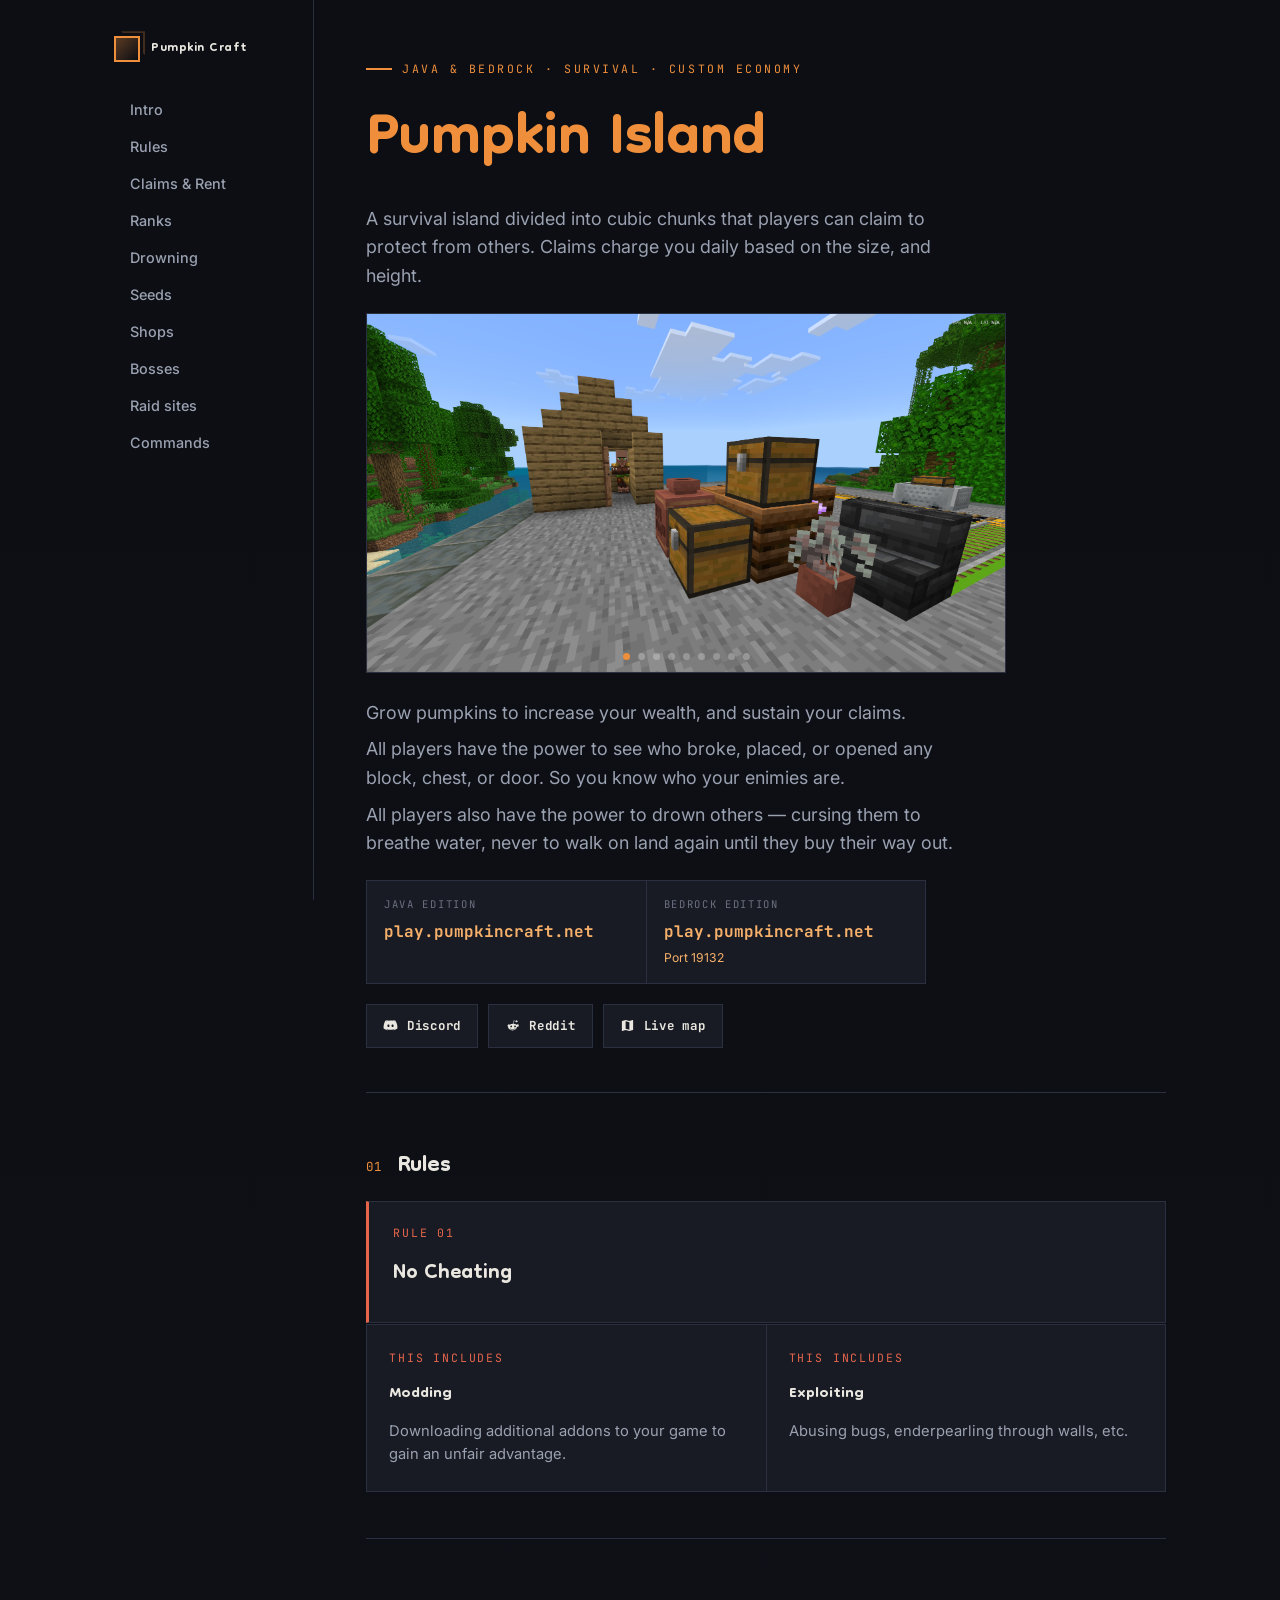
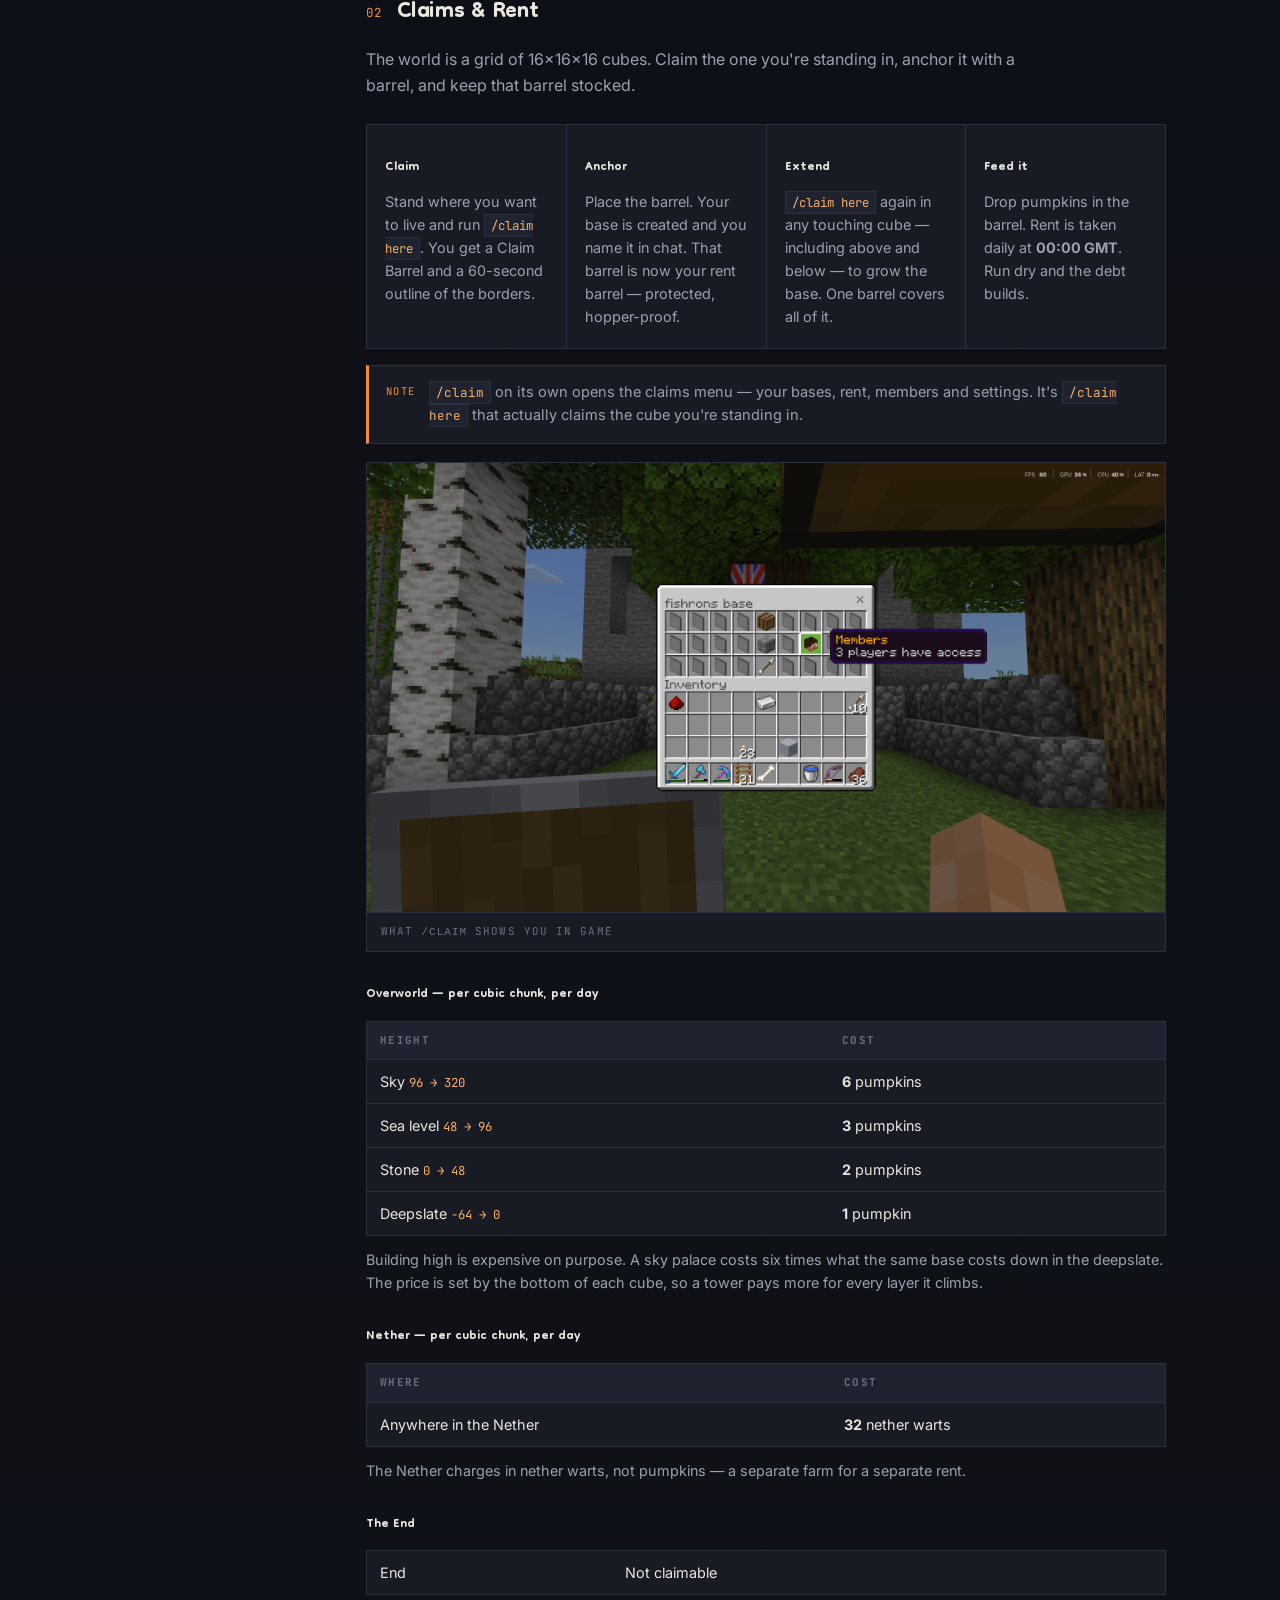
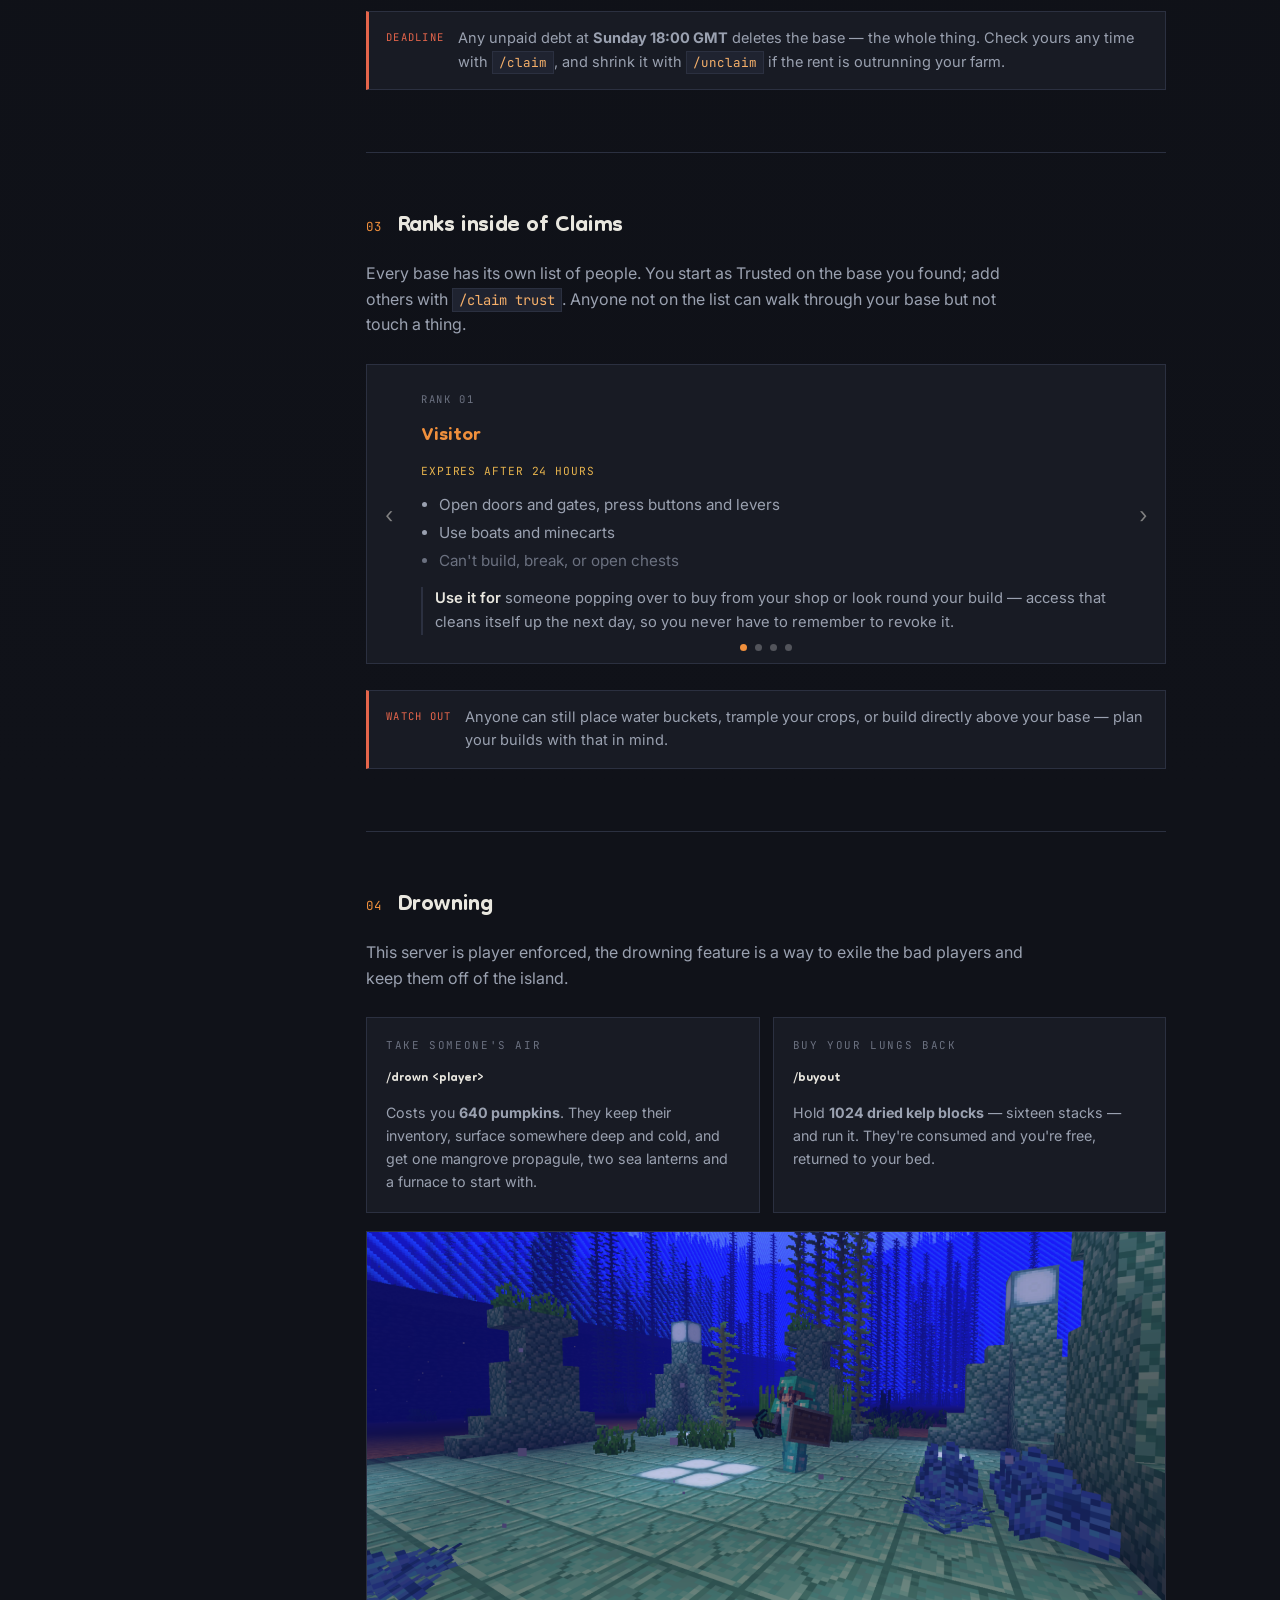
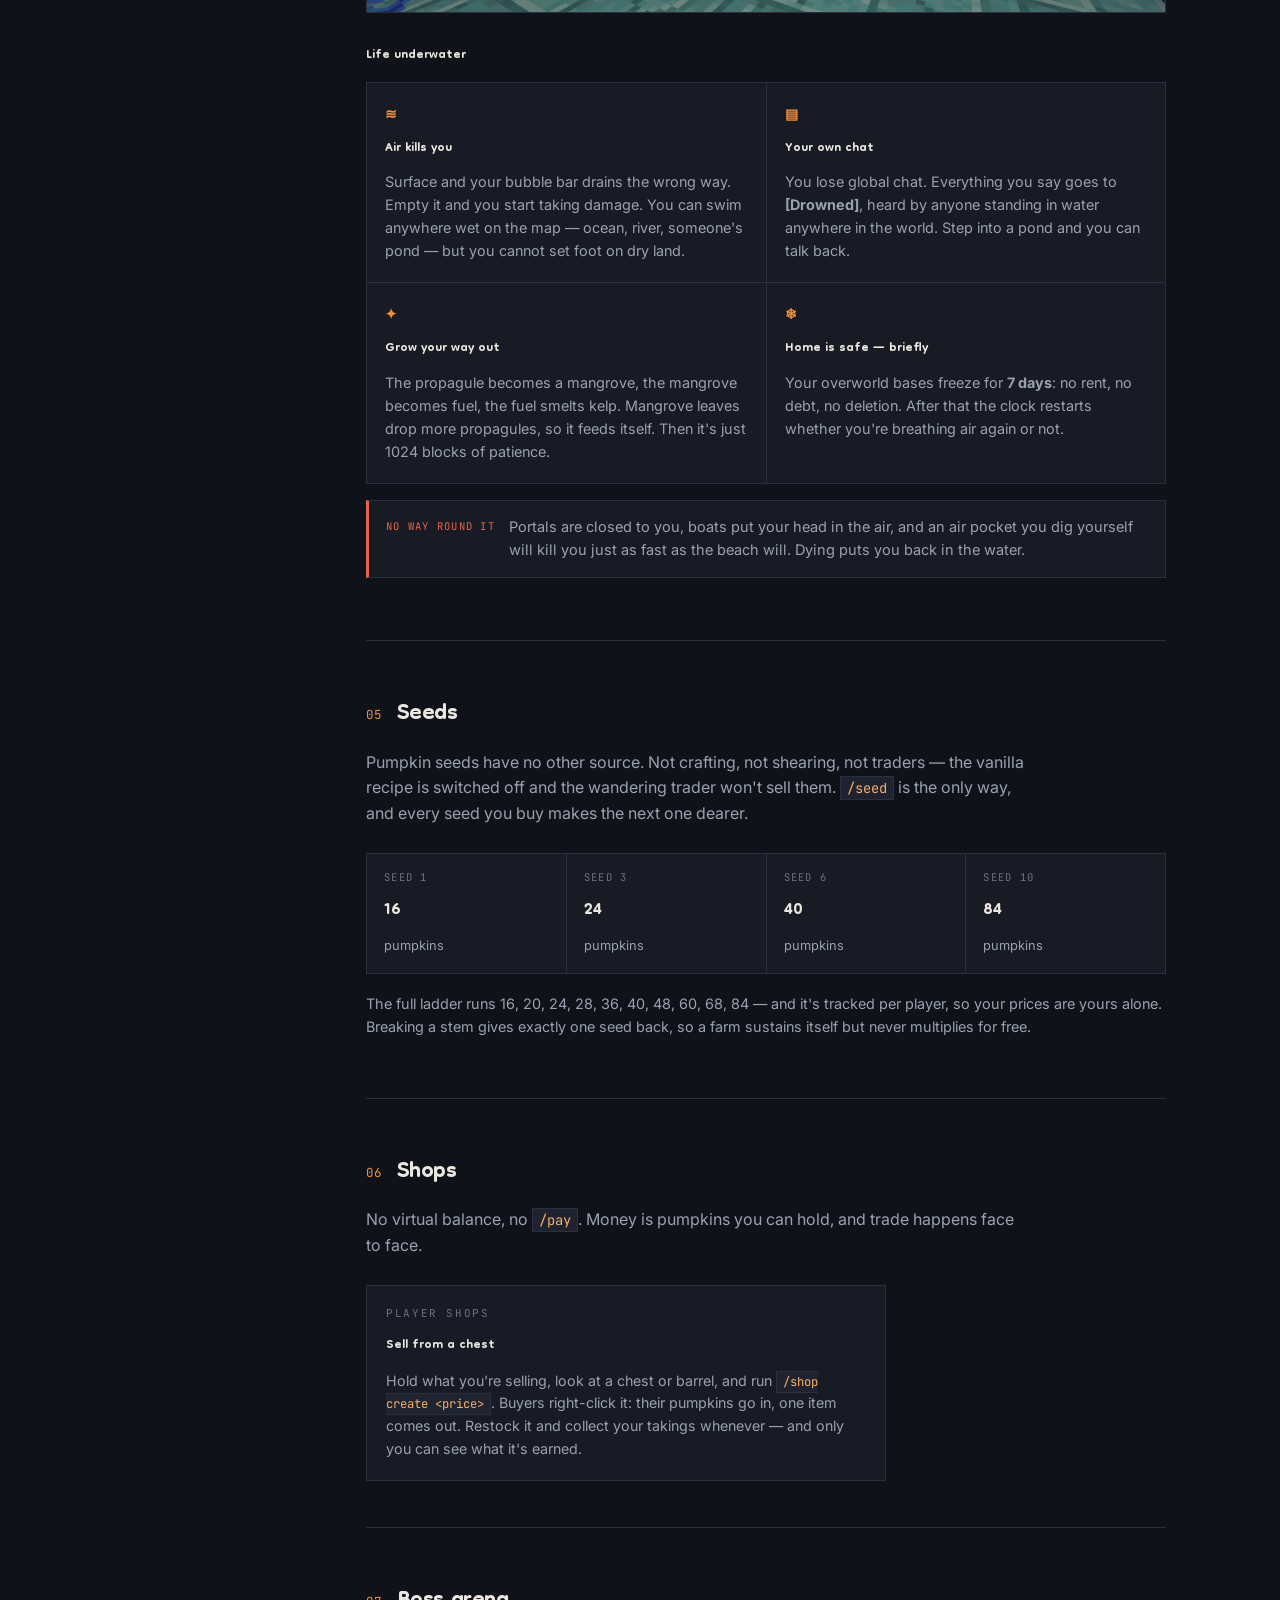
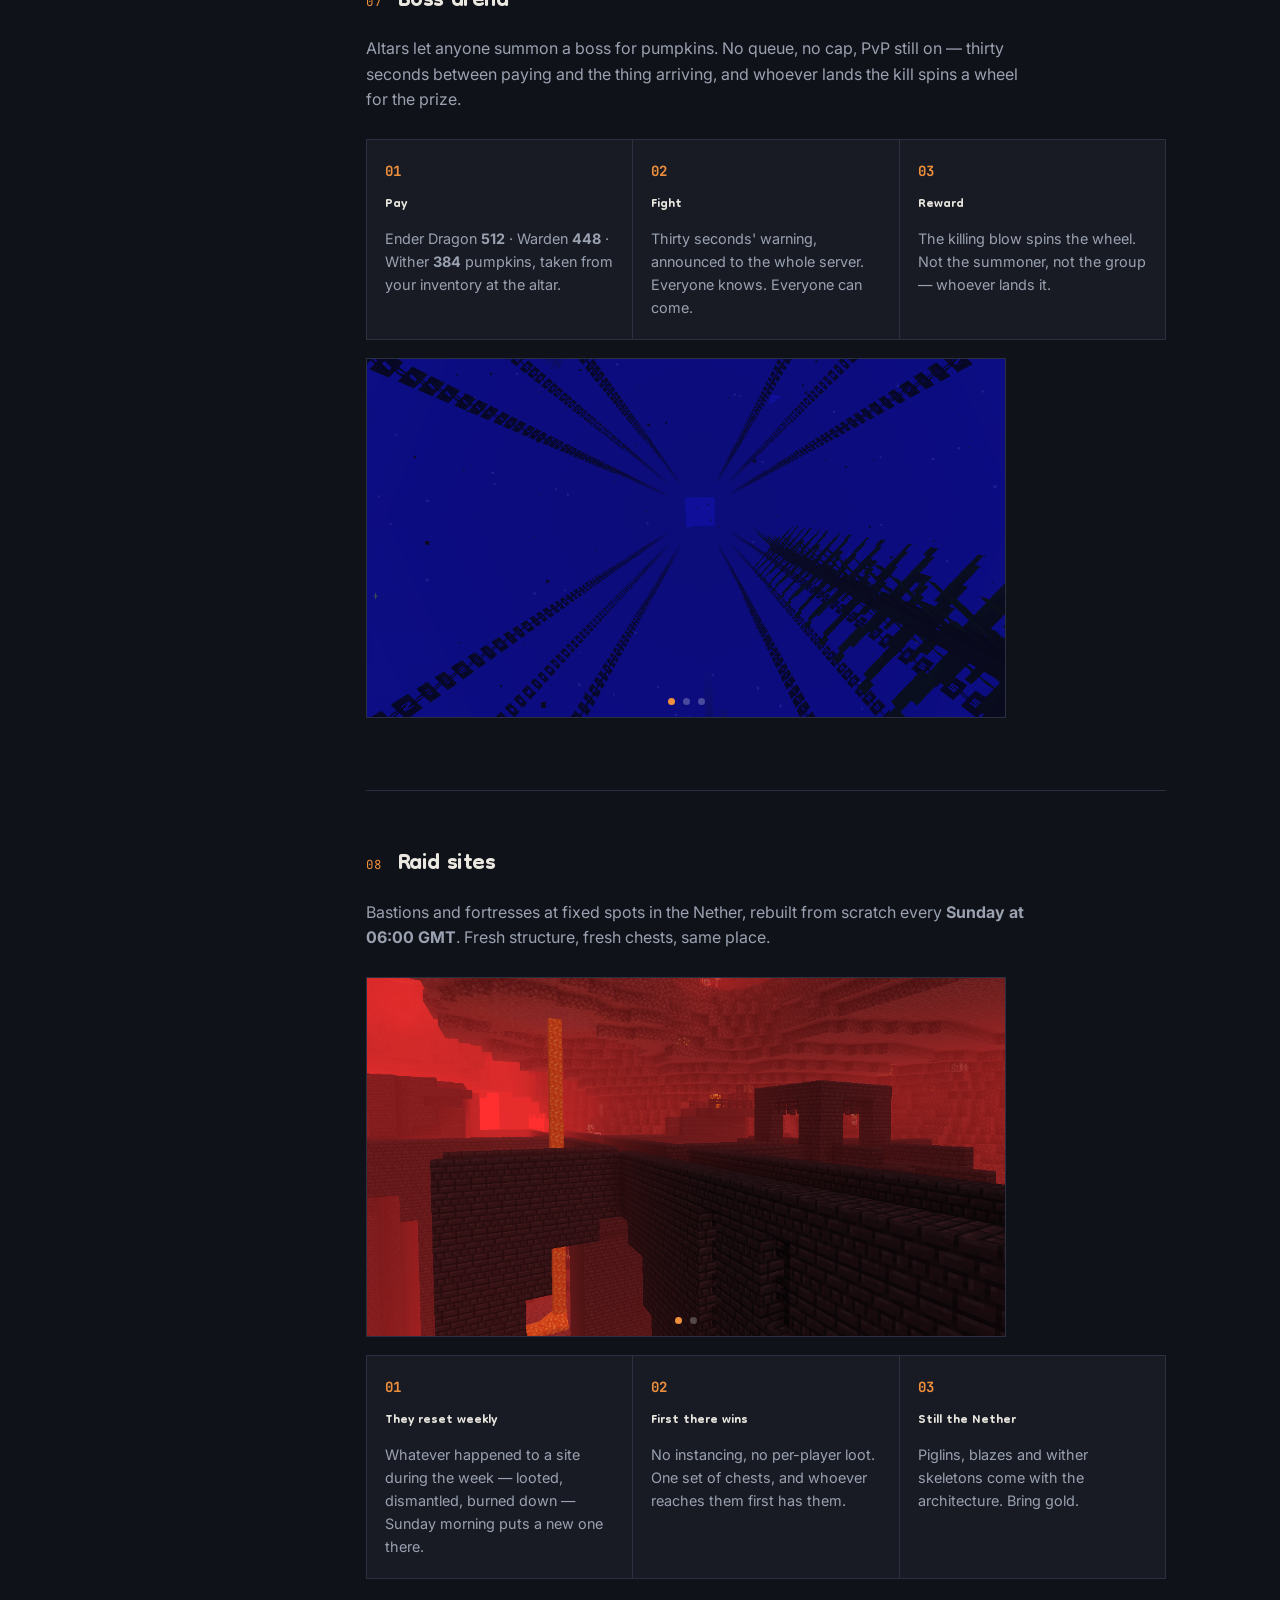
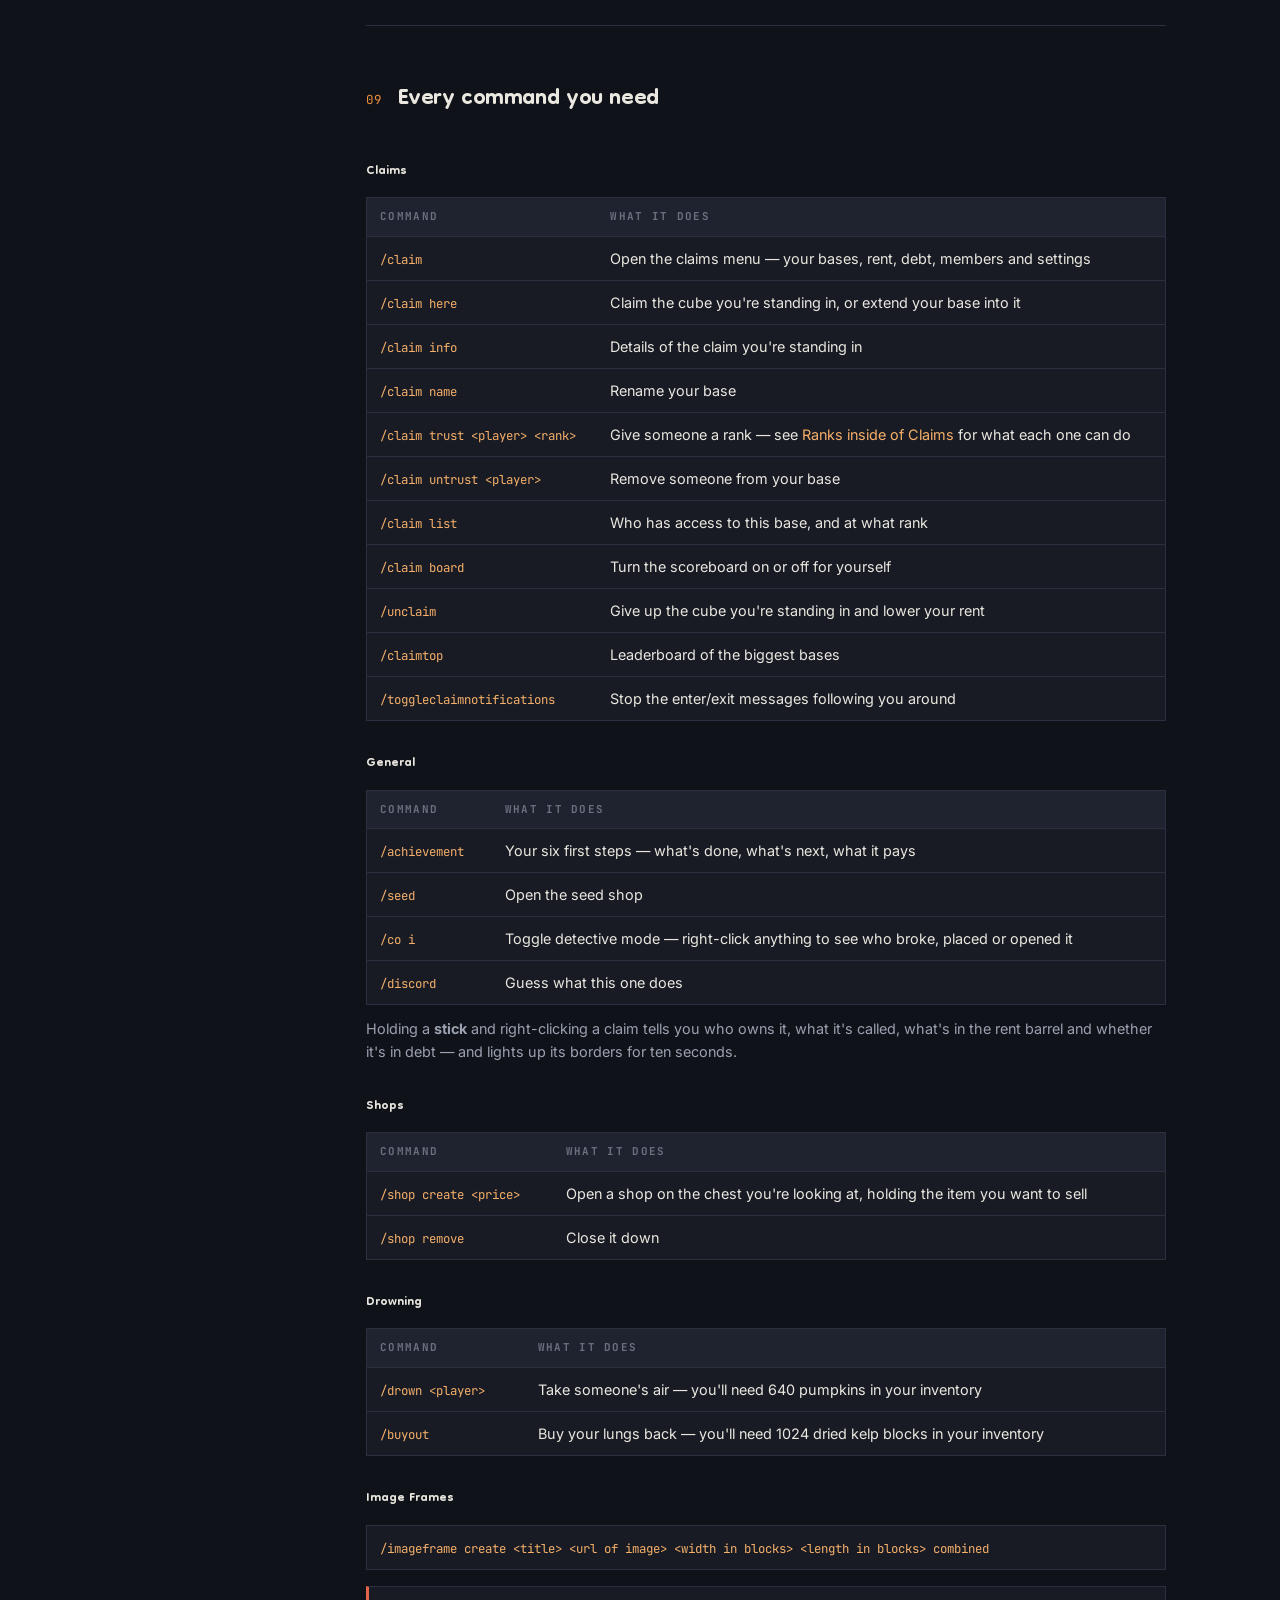
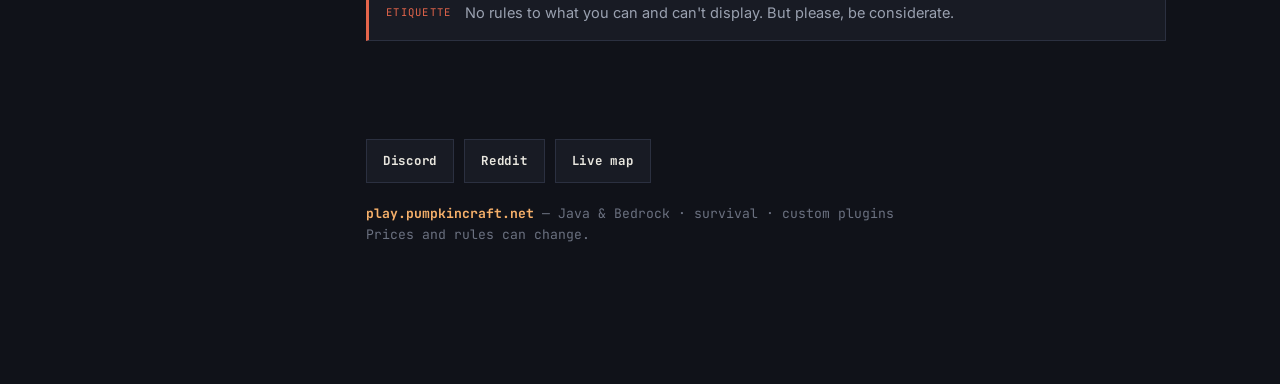
<file: index.html>
<!DOCTYPE html>
<html lang="en">
<head>
<meta charset="UTF-8">
<meta name="viewport" content="width=device-width, initial-scale=1.0">
<title>Pumpkin Craft — the server</title>
<link rel="preconnect" href="https://fonts.googleapis.com">
<link rel="preconnect" href="https://fonts.gstatic.com" crossorigin>
<link href="https://fonts.googleapis.com/css2?family=Dongle:wght@400;700&family=Space+Grotesk:wght@500;600;700&family=Inter:wght@400;500;600&family=JetBrains+Mono:wght@400;500;700&display=swap" rel="stylesheet">
<style>
  :root{
    --void:#101219; --panel:#181b24; --panel-2:#1f2330; --line:#2b3040;
    --ink:#e9e7df; --muted:#9aa1b0; --faint:#6b7180;
    --pumpkin:#ef8f3c; --pumpkin-soft:#f6b06a;
    --wart:#c0392b; --jail:#8e44ad; --boss:#b06be0;
    --danger:#e5654b; --ok:#4fb477; --gold:#e6b34d;
    --shadow:0 18px 50px -20px rgba(0,0,0,.7);
    --disp:'Dongle',system-ui,sans-serif;
    --body:'Inter',system-ui,sans-serif;
    --mono:'JetBrains Mono',ui-monospace,monospace;
  }
  *{box-sizing:border-box}
  html{scroll-behavior:smooth}
  body{
    margin:0;background:var(--void);color:var(--ink);font-family:var(--body);
    line-height:1.6;-webkit-font-smoothing:antialiased;
    background-image:
      linear-gradient(180deg,#0c0e14 0%, #101219 40%),
      repeating-linear-gradient(0deg,transparent 0 63px,rgba(255,255,255,.015) 63px 64px),
      repeating-linear-gradient(90deg,transparent 0 63px,rgba(255,255,255,.015) 63px 64px);
  }
  a{color:var(--pumpkin-soft);text-decoration:none}
  a:hover{text-decoration:underline}
  ::selection{background:var(--pumpkin);color:#151109}

  .wrap{max-width:1100px;margin:0 auto;padding:0 24px}
  .layout{display:grid;grid-template-columns:200px 1fr;gap:52px;align-items:start}

  nav.toc{position:sticky;top:0;height:100vh;padding:34px 0;overflow:auto;border-right:1px solid var(--line)}
  .brandmark{display:flex;align-items:center;gap:11px;margin-bottom:26px}
  .cube{width:26px;height:26px;position:relative;flex:none}
  .cube i{position:absolute;inset:0;border:2px solid var(--pumpkin);background:
     linear-gradient(135deg,rgba(239,143,60,.35),rgba(239,143,60,0))}
  .cube i::after{content:"";position:absolute;top:-7px;left:5px;width:100%;height:100%;
     border:2px solid rgba(239,143,60,.4);border-bottom:none;border-left:none;
     clip-path:polygon(0 0,100% 0,100% 100%);opacity:.6}
  .brandmark b{font-family:var(--disp);font-weight:700;letter-spacing:.5px;font-size:1.2rem}
  .toc a{display:block;color:var(--muted);font-size:.9rem;padding:7px 0 7px 14px;
     border-left:2px solid transparent;font-weight:500}
  .toc a:hover{color:var(--ink);text-decoration:none;border-left-color:var(--line)}

  main{padding:34px 0 80px;min-width:0}

  .hero{padding:26px 0 44px;border-bottom:1px solid var(--line)}
  .eyebrow{font-family:var(--mono);font-size:.72rem;letter-spacing:.22em;text-transform:uppercase;
     color:var(--pumpkin);display:flex;gap:10px;align-items:center;margin-bottom:18px}
  .eyebrow::before{content:"";width:26px;height:2px;background:var(--pumpkin)}
  h1{font-family:var(--disp);font-weight:700;font-size:clamp(3.4rem,8vw,5.8rem);line-height:.95;
     margin:0 0 20px;letter-spacing:-1px;color:var(--pumpkin)}
  .lead{font-size:1.12rem;color:var(--muted);max-width:56ch;margin:0 0 10px}
  .lead-block{margin:0 0 22px}
  .lead-block .lead{margin:0 0 8px}

  .slideshow{position:relative;width:100%;max-width:640px;aspect-ratio:16/9;
     background:var(--panel);border:1px solid var(--line);overflow:hidden;margin:6px 0 26px}
  .slideshow .slide{position:absolute;inset:0;opacity:0;transition:opacity .6s ease;
     display:flex;align-items:center;justify-content:center}
  .slideshow .slide.active{opacity:1}
  .slideshow .slide img{width:100%;height:100%;object-fit:cover;display:block}
  .slideshow .slide.placeholder{color:var(--faint);font-family:var(--mono);font-size:.78rem;
     letter-spacing:.1em;text-transform:uppercase;text-align:center;padding:20px}
  .slideshow .dots{position:absolute;left:0;right:0;bottom:12px;display:flex;justify-content:center;gap:8px}
  .slideshow .dot{width:7px;height:7px;border-radius:50%;background:rgba(255,255,255,.25);
     border:none;padding:0;cursor:pointer}
  .slideshow .dot.active{background:var(--pumpkin)}
  .slideshow .arrow{position:absolute;top:0;bottom:0;width:44px;display:flex;align-items:center;
     justify-content:center;background:transparent;border:none;color:var(--ink);cursor:pointer;
     font-family:var(--mono);font-size:1.3rem;opacity:0;transition:opacity .15s}
  .slideshow:hover .arrow{opacity:.7}
  .slideshow .arrow:hover{opacity:1}
  .slideshow .arrow.prev{left:0}
  .slideshow .arrow.next{right:0}

  /* text-card slideshow variant (ranks) */
  .slideshow.text{aspect-ratio:auto;min-height:300px;max-width:100%}
  .slideshow.text .slide{align-items:stretch;justify-content:flex-start;padding:26px 54px 46px}
  .slideshow.text .slide:not(.active){pointer-events:none}
  .slideshow.text .arrow{opacity:.5}
  .slideshow.text:hover .arrow{opacity:.75}
  .slideshow.text .arrow:hover{opacity:1}
  .slide-card{width:100%}
  .slide-card .rank-n{font-family:var(--mono);font-size:.66rem;letter-spacing:.16em;
     text-transform:uppercase;color:var(--faint)}
  .slide-card h4{font-family:var(--disp);font-size:1.9rem;margin:4px 0 2px;color:var(--pumpkin)}
  .slide-card .expiry{font-family:var(--mono);font-size:.7rem;letter-spacing:.08em;
     text-transform:uppercase;color:var(--gold);margin-bottom:12px}
  .slide-card ul{margin:0 0 14px;padding-left:18px;color:var(--muted);font-size:.95rem}
  .slide-card ul li{margin-bottom:4px}
  .slide-card ul li.cant{color:var(--faint)}
  .slide-card .eg{border-left:2px solid var(--line);padding-left:12px;color:var(--muted);
     font-size:.92rem;margin:0}
  .slide-card .eg b{color:var(--ink);font-weight:600}

  /* single-rule headline */
  .rule-headline{background:var(--panel);border:1px solid var(--line);
     border-left:3px solid var(--danger);padding:22px 24px;margin:0 0 1px}
  .rule-headline .n{font-family:var(--mono);color:var(--danger);font-size:.72rem;
     letter-spacing:.16em;text-transform:uppercase}
  .rule-headline h4{font-family:var(--disp);margin:6px 0 0;font-size:2rem}

  /* inline screenshot */
  .shot{margin:18px 0 0;border:1px solid var(--line);background:var(--panel);overflow:hidden}
  .shot img{display:block;width:100%;height:auto}
  .shot figcaption{font-family:var(--mono);font-size:.68rem;letter-spacing:.1em;
     text-transform:uppercase;color:var(--faint);padding:10px 14px;border-top:1px solid var(--line)}

  .join{display:grid;grid-template-columns:repeat(2,1fr);gap:1px;background:var(--line);
     border:1px solid var(--line);margin:0 0 20px;max-width:560px}
  .join .cell{background:var(--panel);padding:15px 17px}
  .join .lbl{font-family:var(--mono);font-size:.66rem;letter-spacing:.16em;text-transform:uppercase;color:var(--faint)}
  .join .addr{font-family:var(--mono);font-weight:700;font-size:1rem;color:var(--pumpkin-soft);margin-top:6px;word-break:break-all}
  .join small{display:block;color:var(--faint);font-size:.76rem;margin-top:4px}

  .socials{display:flex;flex-wrap:wrap;gap:10px}
  .btn{display:inline-flex;align-items:center;gap:9px;font-family:var(--mono);font-size:.78rem;
     font-weight:700;letter-spacing:.06em;color:var(--ink);background:var(--panel);
     border:1px solid var(--line);padding:11px 16px;transition:border-color .15s,color .15s}
  .btn:hover{text-decoration:none;border-color:var(--pumpkin);color:var(--pumpkin-soft)}
  .btn svg{width:15px;height:15px;fill:currentColor;flex:none}

  section{padding:46px 0;border-bottom:1px solid var(--line)}
  .sec-h{display:flex;align-items:baseline;gap:14px;margin-bottom:6px;flex-wrap:wrap}
  .sec-n{font-family:var(--mono);font-size:.78rem;color:var(--pumpkin);letter-spacing:.1em}
  h2{font-family:var(--disp);font-weight:700;font-size:clamp(1.7rem,3.4vw,2.2rem);margin:0;letter-spacing:-.4px}
  .sec-sub{color:var(--muted);max-width:66ch;margin:6px 0 26px}
  h3{font-family:var(--disp);font-weight:600;font-size:1.2rem;margin:28px 0 10px}
  p{margin:0 0 14px}
  .muted{color:var(--muted)}
  .soon{font-family:var(--mono);font-size:.64rem;letter-spacing:.16em;text-transform:uppercase;
     color:var(--gold);border:1px solid var(--gold);padding:4px 9px;white-space:nowrap}

  .rules{display:grid;grid-template-columns:repeat(2,1fr);gap:1px;background:var(--line);border:1px solid var(--line)}
  .rule{background:var(--panel);padding:24px 22px}
  .rule .n{font-family:var(--mono);color:var(--danger);font-size:.72rem;letter-spacing:.16em;text-transform:uppercase}
  .rule h4{font-family:var(--disp);margin:8px 0 6px;font-size:1.5rem}
  .rule p{color:var(--muted);font-size:.92rem;margin:0}

  .steps{display:grid;grid-template-columns:repeat(2,1fr);gap:1px;background:var(--line);border:1px solid var(--line)}
  .steps.q4{grid-template-columns:repeat(4,1fr)}
  .steps.q3{grid-template-columns:repeat(3,1fr)}
  .step{background:var(--panel);padding:20px 18px}
  .step .k{font-family:var(--mono);color:var(--pumpkin);font-size:.88rem;font-weight:700}
  .step h4{font-family:var(--disp);margin:8px 0 6px;font-size:1.2rem}
  .step p{color:var(--muted);font-size:.9rem;margin:0}

  .cards{display:grid;grid-template-columns:repeat(3,1fr);gap:13px}
  .cards.two{grid-template-columns:repeat(2,1fr)}
  .card{background:var(--panel);border:1px solid var(--line);padding:19px}
  .card .ico{font-family:var(--mono);font-size:.68rem;color:var(--faint);letter-spacing:.15em;text-transform:uppercase}
  .card h4{font-family:var(--disp);margin:9px 0 8px;font-size:1.2rem}
  .card p{color:var(--muted);font-size:.89rem;margin:0}

  .tbl{width:100%;border-collapse:collapse;font-size:.9rem;border:1px solid var(--line);background:var(--panel)}
  .tbl th,.tbl td{text-align:left;padding:10px 13px;border-bottom:1px solid var(--line);vertical-align:top}
  .tbl thead th{font-family:var(--mono);font-size:.68rem;letter-spacing:.12em;text-transform:uppercase;
     color:var(--faint);background:var(--panel-2)}
  .tbl tbody tr:last-child td{border-bottom:none}
  .tbl code{font-family:var(--mono);font-size:.86em;color:var(--pumpkin-soft)}
  .tbl.matrix td,.tbl.matrix th{text-align:center}
  .tbl.matrix td:first-child,.tbl.matrix th:first-child{text-align:left;font-weight:600;font-family:var(--disp)}
  .yes{color:var(--ok);font-weight:700}
  .no{color:var(--faint)}

  code.inline{font-family:var(--mono);font-size:.86em;background:var(--panel-2);border:1px solid var(--line);
     padding:2px 6px;color:var(--pumpkin-soft)}

  .callout{display:flex;gap:14px;background:var(--panel);border:1px solid var(--line);
     border-left:3px solid var(--pumpkin);padding:15px 17px;margin:16px 0}
  .callout.warn{border-left-color:var(--danger)}
  .callout.jail{border-left-color:var(--jail)}
  .callout .tag{font-family:var(--mono);font-size:.66rem;letter-spacing:.12em;text-transform:uppercase;
     color:var(--pumpkin);flex:none;padding-top:2px}
  .callout.warn .tag{color:var(--danger)}
  .callout.jail .tag{color:var(--boss)}
  .callout p{margin:0;font-size:.91rem;color:var(--muted)}

  .strip{display:flex;flex-wrap:wrap;gap:1px;background:var(--line);border:1px solid var(--line);margin:18px 0}
  .strip .cell{background:var(--panel);padding:15px 17px;flex:1;min-width:130px}
  .strip .lbl{font-family:var(--mono);font-size:.66rem;letter-spacing:.12em;text-transform:uppercase;color:var(--faint)}
  .strip .big{font-family:var(--disp);font-weight:700;font-size:1.6rem;margin-top:6px}
  .strip small{color:var(--muted);font-size:.8rem}

  footer{padding:36px 0 60px;color:var(--faint);font-size:.82rem;font-family:var(--mono)}
  footer b{color:var(--pumpkin-soft)}
  footer .socials{margin:0 0 20px}

  @media (max-width:900px){
    .layout{grid-template-columns:1fr;gap:0}
    nav.toc{position:static;height:auto;border-right:none;border-bottom:1px solid var(--line);padding:20px 0}
    .toc-links{display:flex;flex-wrap:wrap;gap:4px 16px}
    .steps,.steps.q4,.cards,.cards.two,.rules,.join{grid-template-columns:1fr}
  }
</style>
</head>
<body>
<div class="wrap layout">

  <nav class="toc">
    <div class="brandmark"><span class="cube"><i></i></span><b>Pumpkin Craft</b></div>
    <div class="toc-links">
      <a href="#top">Intro</a>
      <a href="#rules">Rules</a>
      <a href="#claims">Claims &amp; Rent</a>
      <a href="#roles">Ranks</a>
      <a href="#drowning">Drowning</a>
      <a href="#seeds">Seeds</a>
      <a href="#shops">Shops</a>
      <a href="#bosses">Bosses</a>
      <a href="#raids">Raid sites</a>
      <a href="#commands">Commands</a>
    </div>
  </nav>

  <main>

    <header class="hero" id="top">
      <div class="eyebrow">Java &amp; Bedrock · survival · custom economy</div>
      <h1>Pumpkin Island</h1>

      <div class="lead-block">
        <p class="lead">A survival island divided into cubic chunks that players can claim to protect from others. Claims charge you daily based on the size, and height.</p>
      </div>

      <div class="slideshow" id="heroSlideshow">
        <div class="slide active"><img src="piimg1.png" alt=""></div>
        <div class="slide"><img src="piimg2.png" alt="" loading="lazy"></div>
        <div class="slide"><img src="piimg3.png" alt="" loading="lazy"></div>
        <div class="slide"><img src="piimg4.png" alt="" loading="lazy"></div>
        <div class="slide"><img src="piimg5.png" alt="" loading="lazy"></div>
        <div class="slide"><img src="piimg6.png" alt="" loading="lazy"></div>
        <div class="slide"><img src="piimg7.png" alt="" loading="lazy"></div>
        <div class="slide"><img src="piimg8.png" alt="" loading="lazy"></div>
        <div class="slide"><img src="piimg9.png" alt="" loading="lazy"></div>
        <button class="arrow prev" aria-label="Previous slide">‹</button>
        <button class="arrow next" aria-label="Next slide">›</button>
        <div class="dots"></div>
      </div>

      <div class="lead-block">
        <p class="lead">Grow pumpkins to increase your wealth, and sustain your claims.</p>
        <p class="lead">All players have the power to see who broke, placed, or opened any block, chest, or door. So you know who your enimies are.</p>
        <p class="lead">All players also have the power to drown others — cursing them to breathe water, never to walk on land again until they buy their way out.</p>
      </div>

      <div class="join">
        <div class="cell">
          <div class="lbl">Java Edition</div>
          <div class="addr">play.pumpkincraft.net</div>
        </div>
        <div class="cell">
          <div class="lbl">Bedrock Edition</div>
          <div class="addr">play.pumpkincraft.net</div>
          <small style="color:var(--pumpkin-soft)">Port 19132</small>
        </div>
      </div>

      <div class="socials">
        <a class="btn" href="https://discord.com/invite/hs8AwWnSQr" target="_blank" rel="noopener">
          <svg viewBox="0 0 24 24" aria-hidden="true"><path d="M20.3 4.4A19.8 19.8 0 0 0 15.9 3l-.2.4c1.6.4 3 1.1 4.3 2A16.2 16.2 0 0 0 12 3.9c-2.8 0-5.5.6-8 1.6C5.3 4.5 6.7 3.8 8.3 3.4L8.1 3a19.8 19.8 0 0 0-4.4 1.4C1.3 8.6.7 12.7 1 16.7a19.9 19.9 0 0 0 6 3l.5-.7a12.8 12.8 0 0 1-2-1l.5-.4a14.2 14.2 0 0 0 12 0l.5.4c-.6.4-1.3.7-2 1l.5.7a19.9 19.9 0 0 0 6-3c.4-4.6-.7-8.6-3.2-12.3ZM8.7 14.2c-1 0-1.7-.9-1.7-2s.7-2 1.7-2 1.8.9 1.7 2c0 1.1-.7 2-1.7 2Zm6.6 0c-1 0-1.7-.9-1.7-2s.7-2 1.7-2 1.8.9 1.7 2c0 1.1-.7 2-1.7 2Z"/></svg>
          Discord</a>
        <a class="btn" href="https://www.reddit.com/r/PumpkinCraft/?screen_view_count=3&ext-referrer=DIRECT" target="_blank" rel="noopener">
          <svg viewBox="0 0 24 24" aria-hidden="true"><path d="M22 12a2 2 0 0 0-3.4-1.4 9.8 9.8 0 0 0-5.2-1.6l.9-4.1 2.9.6a1.4 1.4 0 1 0 .1-.7l-3.2-.7a.4.4 0 0 0-.4.3l-1 4.6a9.8 9.8 0 0 0-5.3 1.6A2 2 0 1 0 5 13.9a4 4 0 0 0 0 .6c0 3 3.1 5.3 7 5.3s7-2.4 7-5.3a4 4 0 0 0 0-.6A2 2 0 0 0 22 12ZM8.5 13.4a1.4 1.4 0 1 1 2.8 0 1.4 1.4 0 0 1-2.8 0Zm7.8 3.8a5.3 5.3 0 0 1-4.3 1.3 5.3 5.3 0 0 1-4.3-1.3.4.4 0 0 1 .5-.5 4.5 4.5 0 0 0 3.8 1 4.5 4.5 0 0 0 3.8-1 .4.4 0 1 1 .5.5Zm-.3-2.4a1.4 1.4 0 1 1 0-2.8 1.4 1.4 0 0 1 0 2.8Z"/></svg>
          Reddit</a>
        <a class="btn" href="http://map.pumpkincraft.net:8123" target="_blank" rel="noopener">
          <svg viewBox="0 0 24 24" aria-hidden="true"><path d="M15 4.8 9 3 3.4 4.7a.6.6 0 0 0-.4.5v15a.5.5 0 0 0 .6.5L9 19l6 1.8 5.6-1.7a.6.6 0 0 0 .4-.5v-15a.5.5 0 0 0-.6-.5L15 4.8ZM9 5.1l6 1.8v12L9 17.1v-12Z"/></svg>
          Live map</a>
      </div>
    </header>

    <!-- RULES -->
    <section id="rules">
      <div class="sec-h"><span class="sec-n">01</span><h2>Rules</h2></div>
      <div class="rule-headline">
        <div class="n">Rule 01</div>
        <h4>No Cheating</h4>
      </div>
      <div class="rules">
        <div class="rule"><div class="n">This includes</div><h4>Modding</h4>
          <p>Downloading additional addons to your game to gain an unfair advantage.</p></div>
        <div class="rule"><div class="n">This includes</div><h4>Exploiting</h4>
          <p>Abusing bugs, enderpearling through walls, etc.</p></div>
      </div>
    </section>


    <!-- CLAIMS -->
    <section id="claims">
      <div class="sec-h"><span class="sec-n">02</span><h2>Claims &amp; Rent</h2></div>
      <p class="sec-sub">The world is a grid of 16×16×16 cubes. Claim the one you're standing in, anchor it with a barrel, and keep that barrel stocked.</p>

      <div class="steps q4">
        <div class="step"><h4>Claim</h4>
          <p>Stand where you want to live and run <code class="inline">/claim here</code>. You get a Claim Barrel and a 60-second outline of the borders.</p></div>
        <div class="step"><h4>Anchor</h4>
          <p>Place the barrel. Your base is created and you name it in chat. That barrel is now your rent barrel — protected, hopper-proof.</p></div>
        <div class="step"><h4>Extend</h4>
          <p><code class="inline">/claim here</code> again in any touching cube — including above and below — to grow the base. One barrel covers all of it.</p></div>
        <div class="step"><h4>Feed it</h4>
          <p>Drop pumpkins in the barrel. Rent is taken daily at <b>00:00 GMT</b>. Run dry and the debt builds.</p></div>
      </div>

      <div class="callout"><span class="tag">Note</span>
        <p><code class="inline">/claim</code> on its own opens the claims menu — your bases, rent, members and settings. It's <code class="inline">/claim here</code> that actually claims the cube you're standing in.</p></div>

      <figure class="shot">
        <img src="claimdisplay.png" alt="The /claim display in game, showing bases, rent and debt" loading="lazy">
        <figcaption>What <code>/claim</code> shows you in game</figcaption>
      </figure>

      <h3>Overworld — per cubic chunk, per day</h3>
      <table class="tbl">
        <thead><tr><th>Height</th><th>Cost</th></tr></thead>
        <tbody>
          <tr><td>Sky <code>96 → 320</code></td><td><b>6</b> pumpkins</td></tr>
          <tr><td>Sea level <code>48 → 96</code></td><td><b>3</b> pumpkins</td></tr>
          <tr><td>Stone <code>0 → 48</code></td><td><b>2</b> pumpkins</td></tr>
          <tr><td>Deepslate <code>-64 → 0</code></td><td><b>1</b> pumpkin</td></tr>
        </tbody>
      </table>
      <p class="muted" style="font-size:.9rem;margin-top:12px">Building high is expensive on purpose. A sky palace costs six times what the same base costs down in the deepslate. The price is set by the bottom of each cube, so a tower pays more for every layer it climbs.</p>

      <h3>Nether — per cubic chunk, per day</h3>
      <table class="tbl">
        <thead><tr><th>Where</th><th>Cost</th></tr></thead>
        <tbody>
          <tr><td>Anywhere in the Nether</td><td><b>32</b> nether warts</td></tr>
        </tbody>
      </table>
      <p class="muted" style="font-size:.9rem;margin-top:12px">The Nether charges in nether warts, not pumpkins — a separate farm for a separate rent.</p>

      <h3>The End</h3>
      <table class="tbl">
        <tbody>
          <tr><td>End</td><td>Not claimable</td></tr>
        </tbody>
      </table>

      <div class="callout warn"><span class="tag">Deadline</span>
        <p>Any unpaid debt at <b>Sunday 18:00 GMT</b> deletes the base — the whole thing. Check yours any time with <code class="inline">/claim</code>, and shrink it with <code class="inline">/unclaim</code> if the rent is outrunning your farm.</p></div>
    </section>

    <!-- ROLES -->
    <section id="roles">
      <div class="sec-h"><span class="sec-n">03</span><h2>Ranks inside of Claims</h2></div>
      <p class="sec-sub">Every base has its own list of people. You start as Trusted on the base you found; add others with <code class="inline">/claim trust</code>. Anyone not on the list can walk through your base but not touch a thing.</p>

      <div class="slideshow text" data-autoplay="off">
        <div class="slide active">
          <div class="slide-card">
            <div class="rank-n">Rank 01</div>
            <h4>Visitor</h4>
            <div class="expiry">Expires after 24 hours</div>
            <ul>
              <li>Open doors and gates, press buttons and levers</li>
              <li>Use boats and minecarts</li>
              <li class="cant">Can't build, break, or open chests</li>
            </ul>
            <p class="eg"><b>Use it for</b> someone popping over to buy from your shop or look round your build — access that cleans itself up the next day, so you never have to remember to revoke it.</p>
          </div>
        </div>

        <div class="slide">
          <div class="slide-card">
            <div class="rank-n">Rank 02</div>
            <h4>PermVisitor</h4>
            <div class="expiry">Never expires</div>
            <ul>
              <li>Open doors and gates, press buttons and levers</li>
              <li>Use boats and minecarts</li>
              <li class="cant">Can't build, break, or open chests</li>
            </ul>
            <p class="eg"><b>Use it for</b> a neighbour who comes and goes, or anyone with a standing invitation. Same access as a Visitor, set once and left alone.</p>
          </div>
        </div>

        <div class="slide">
          <div class="slide-card">
            <div class="rank-n">Rank 03</div>
            <h4>Member</h4>
            <div class="expiry">Never expires</div>
            <ul>
              <li>Everything a Visitor can do</li>
              <li>Build and break blocks</li>
              <li>Open chests and storage</li>
              <li class="cant">Can't touch the rent barrel, the member list, or unclaim</li>
            </ul>
            <p class="eg"><b>Use it for</b> a friend building the place with you. They can work on the base and use the supplies, but they can't give the base away or empty the rent.</p>
          </div>
        </div>

        <div class="slide">
          <div class="slide-card">
            <div class="rank-n">Rank 04</div>
            <h4>Trusted</h4>
            <div class="expiry">Full control</div>
            <ul>
              <li>Everything a Member can do</li>
              <li>Open the rent barrel</li>
              <li>Add, promote and remove other members</li>
              <li>Rename the base and unclaim cubes</li>
            </ul>
            <p class="eg"><b>Use it for</b> a genuine co-owner. A Trusted player can take the rent, remove you, and unclaim the whole base — only hand it to someone you'd trust with all of it.</p>
          </div>
        </div>

        <button class="arrow prev" aria-label="Previous rank">‹</button>
        <button class="arrow next" aria-label="Next rank">›</button>
        <div class="dots"></div>
      </div>
      <div class="callout warn"><span class="tag">Watch out</span>
        <p>Anyone can still place water buckets, trample your crops, or build directly above your base — plan your builds with that in mind.</p></div>
    </section>

    <!-- DROWNING -->
    <section id="drowning">
      <div class="sec-h"><span class="sec-n">04</span><h2>Drowning</h2></div>
      <p class="sec-sub">This server is player enforced, the drowning feature is a way to exile the bad players and keep them off of the island.</p>

      <div class="cards two">
        <div class="card"><div class="ico">Take someone's air</div><h4>/drown &lt;player&gt;</h4>
          <p>Costs you <b>640 pumpkins</b>. They keep their inventory, surface somewhere deep and cold, and get one mangrove propagule, two sea lanterns and a furnace to start with.</p></div>
        <div class="card"><div class="ico">Buy your lungs back</div><h4>/buyout</h4>
          <p>Hold <b>1024 dried kelp blocks</b> — sixteen stacks — and run it. They're consumed and you're free, returned to your bed.</p></div>
      </div>

      <figure class="shot">
        <img src="drimg1.png" alt="" loading="lazy">
      </figure>

      <h3>Life underwater</h3>
      <div class="steps">
        <div class="step"><div class="k">≋</div><h4>Air kills you</h4>
          <p>Surface and your bubble bar drains the wrong way. Empty it and you start taking damage. You can swim anywhere wet on the map — ocean, river, someone's pond — but you cannot set foot on dry land.</p></div>
        <div class="step"><div class="k">▤</div><h4>Your own chat</h4>
          <p>You lose global chat. Everything you say goes to <b>[Drowned]</b>, heard by anyone standing in water anywhere in the world. Step into a pond and you can talk back.</p></div>
        <div class="step"><div class="k">✦</div><h4>Grow your way out</h4>
          <p>The propagule becomes a mangrove, the mangrove becomes fuel, the fuel smelts kelp. Mangrove leaves drop more propagules, so it feeds itself. Then it's just 1024 blocks of patience.</p></div>
        <div class="step"><div class="k">❄</div><h4>Home is safe — briefly</h4>
          <p>Your overworld bases freeze for <b>7 days</b>: no rent, no debt, no deletion. After that the clock restarts whether you're breathing air again or not.</p></div>
      </div>

      <div class="callout warn"><span class="tag">No way round it</span>
        <p>Portals are closed to you, boats put your head in the air, and an air pocket you dig yourself will kill you just as fast as the beach will. Dying puts you back in the water.</p></div>
    </section>

    <!-- SEEDS -->
    <section id="seeds">
      <div class="sec-h"><span class="sec-n">05</span><h2>Seeds</h2></div>
      <p class="sec-sub">Pumpkin seeds have no other source. Not crafting, not shearing, not traders — the vanilla recipe is switched off and the wandering trader won't sell them. <code class="inline">/seed</code> is the only way, and every seed you buy makes the next one dearer.</p>
      <div class="strip">
        <div class="cell"><div class="lbl">Seed 1</div><div class="big">16</div><small>pumpkins</small></div>
        <div class="cell"><div class="lbl">Seed 3</div><div class="big">24</div><small>pumpkins</small></div>
        <div class="cell"><div class="lbl">Seed 6</div><div class="big">40</div><small>pumpkins</small></div>
        <div class="cell"><div class="lbl">Seed 10</div><div class="big">84</div><small>pumpkins</small></div>
      </div>
      <p class="muted" style="font-size:.9rem">The full ladder runs 16, 20, 24, 28, 36, 40, 48, 60, 68, 84 — and it's tracked per player, so your prices are yours alone. Breaking a stem gives exactly one seed back, so a farm sustains itself but never multiplies for free.</p>
    </section>

    <!-- SHOPS -->
    <section id="shops">
      <div class="sec-h"><span class="sec-n">06</span><h2>Shops</h2></div>
      <p class="sec-sub">No virtual balance, no <code class="inline">/pay</code>. Money is pumpkins you can hold, and trade happens face to face.</p>
      <div class="card" style="max-width:520px">
        <div class="ico">Player shops</div><h4>Sell from a chest</h4>
        <p>Hold what you're selling, look at a chest or barrel, and run <code class="inline">/shop create &lt;price&gt;</code>. Buyers right-click it: their pumpkins go in, one item comes out. Restock it and collect your takings whenever — and only you can see what it's earned.</p>
      </div>
    </section>

    <!-- BOSSES -->
    <section id="bosses">
      <div class="sec-h"><span class="sec-n">07</span><h2>Boss arena</h2></div>
      <p class="sec-sub">Altars let anyone summon a boss for pumpkins. No queue, no cap, PvP still on — thirty seconds between paying and the thing arriving, and whoever lands the kill spins a wheel for the prize.</p>
      <div class="steps q3">
        <div class="step"><div class="k">01</div><h4>Pay</h4>
          <p>Ender Dragon <b>512</b> · Warden <b>448</b> · Wither <b>384</b> pumpkins, taken from your inventory at the altar.</p></div>
        <div class="step"><div class="k">02</div><h4>Fight</h4>
          <p>Thirty seconds' warning, announced to the whole server. Everyone knows. Everyone can come.</p></div>
        <div class="step"><div class="k">03</div><h4>Reward</h4>
          <p>The killing blow spins the wheel. Not the summoner, not the group — whoever lands it.</p></div>
      </div>

      <div class="slideshow" style="margin-top:18px">
        <div class="slide active"><img src="baimg1.png" alt="" loading="lazy"></div>
        <div class="slide"><img src="baimg2.png" alt="" loading="lazy"></div>
        <div class="slide"><img src="baimg3.png" alt="" loading="lazy"></div>
        <button class="arrow prev" aria-label="Previous image">‹</button>
        <button class="arrow next" aria-label="Next image">›</button>
        <div class="dots"></div>
      </div>
    </section>

    <!-- RAID SITES -->
    <section id="raids">
      <div class="sec-h"><span class="sec-n">08</span><h2>Raid sites</h2></div>
      <p class="sec-sub">Bastions and fortresses at fixed spots in the Nether, rebuilt from scratch every <b>Sunday at 06:00 GMT</b>. Fresh structure, fresh chests, same place.</p>

      <div class="slideshow" style="margin:0 0 18px">
        <div class="slide active"><img src="rsimg1.png" alt="" loading="lazy"></div>
        <div class="slide"><img src="rsimg2.png" alt="" loading="lazy"></div>
        <button class="arrow prev" aria-label="Previous image">‹</button>
        <button class="arrow next" aria-label="Next image">›</button>
        <div class="dots"></div>
      </div>

      <div class="steps q3">
        <div class="step"><div class="k">01</div><h4>They reset weekly</h4>
          <p>Whatever happened to a site during the week — looted, dismantled, burned down — Sunday morning puts a new one there.</p></div>
        <div class="step"><div class="k">02</div><h4>First there wins</h4>
          <p>No instancing, no per-player loot. One set of chests, and whoever reaches them first has them.</p></div>
        <div class="step"><div class="k">03</div><h4>Still the Nether</h4>
          <p>Piglins, blazes and wither skeletons come with the architecture. Bring gold.</p></div>
      </div>

    </section>

    <!-- COMMANDS -->
    <section id="commands" style="border-bottom:none">
      <div class="sec-h"><span class="sec-n">09</span><h2>Every command you need</h2></div>

      <h3>Claims</h3>
      <table class="tbl">
        <thead><tr><th>Command</th><th>What it does</th></tr></thead>
        <tbody>
          <tr><td><code>/claim</code></td><td>Open the claims menu — your bases, rent, debt, members and settings</td></tr>
          <tr><td><code>/claim here</code></td><td>Claim the cube you're standing in, or extend your base into it</td></tr>
          <tr><td><code>/claim info</code></td><td>Details of the claim you're standing in</td></tr>
          <tr><td><code>/claim name</code></td><td>Rename your base</td></tr>
          <tr><td><code>/claim trust &lt;player&gt; &lt;rank&gt;</code></td><td>Give someone a rank — see <a href="#roles">Ranks inside of Claims</a> for what each one can do</td></tr>
          <tr><td><code>/claim untrust &lt;player&gt;</code></td><td>Remove someone from your base</td></tr>
          <tr><td><code>/claim list</code></td><td>Who has access to this base, and at what rank</td></tr>
          <tr><td><code>/claim board</code></td><td>Turn the scoreboard on or off for yourself</td></tr>
          <tr><td><code>/unclaim</code></td><td>Give up the cube you're standing in and lower your rent</td></tr>
          <tr><td><code>/claimtop</code></td><td>Leaderboard of the biggest bases</td></tr>
          <tr><td><code>/toggleclaimnotifications</code></td><td>Stop the enter/exit messages following you around</td></tr>
        </tbody>
      </table>

      <h3>General</h3>
      <table class="tbl">
        <thead><tr><th>Command</th><th>What it does</th></tr></thead>
        <tbody>
          <tr><td><code>/achievement</code></td><td>Your six first steps — what's done, what's next, what it pays</td></tr>
          <tr><td><code>/seed</code></td><td>Open the seed shop</td></tr>
          <tr><td><code>/co i</code></td><td>Toggle detective mode — right-click anything to see who broke, placed or opened it</td></tr>
          <tr><td><code>/discord</code></td><td>Guess what this one does</td></tr>
        </tbody>
      </table>
      <p class="muted" style="font-size:.9rem;margin-top:12px">Holding a <b>stick</b> and right-clicking a claim tells you who owns it, what it's called, what's in the rent barrel and whether it's in debt — and lights up its borders for ten seconds.</p>

      <h3>Shops</h3>
      <table class="tbl">
        <thead><tr><th>Command</th><th>What it does</th></tr></thead>
        <tbody>
          <tr><td><code>/shop create &lt;price&gt;</code></td><td>Open a shop on the chest you're looking at, holding the item you want to sell</td></tr>
          <tr><td><code>/shop remove</code></td><td>Close it down</td></tr>
        </tbody>
      </table>

      <h3>Drowning</h3>
      <table class="tbl">
        <thead><tr><th>Command</th><th>What it does</th></tr></thead>
        <tbody>
          <tr><td><code>/drown &lt;player&gt;</code></td><td>Take someone's air — you'll need 640 pumpkins in your inventory</td></tr>
          <tr><td><code>/buyout</code></td><td>Buy your lungs back — you'll need 1024 dried kelp blocks in your inventory</td></tr>
        </tbody>
      </table>

      <h3>Image Frames</h3>
      <table class="tbl">
        <tbody>
          <tr><td><code>/imageframe create &lt;title&gt; &lt;url of image&gt; &lt;width in blocks&gt; &lt;length in blocks&gt; combined</code></td></tr>
        </tbody>
      </table>
      <div class="callout warn"><span class="tag">Etiquette</span>
        <p>No rules to what you can and can't display. But please, be considerate.</p></div>
    </section>

    <footer>
      <div class="socials">
        <a class="btn" href="https://discord.com/invite/hs8AwWnSQr" target="_blank" rel="noopener">Discord</a>
        <a class="btn" href="https://www.reddit.com/r/PumpkinCraft/?screen_view_count=3&ext-referrer=DIRECT" target="_blank" rel="noopener">Reddit</a>
        <a class="btn" href="http://map.pumpkincraft.net:8123" target="_blank" rel="noopener">Live map</a>
      </div>
      <b>play.pumpkincraft.net</b> — Java &amp; Bedrock · survival · custom plugins<br>
      Prices and rules can change.
    </footer>

  </main>
</div>
<script>
document.querySelectorAll('.slideshow').forEach(function(box){
  const slides = Array.from(box.querySelectorAll('.slide'));
  const dotsWrap = box.querySelector('.dots');
  if(slides.length < 2 || !dotsWrap) return;

  const autoplay = box.dataset.autoplay !== 'off';
  const delay = parseInt(box.dataset.interval, 10) || 5000;
  let i = Math.max(0, slides.findIndex(s => s.classList.contains('active')));
  let timer;

  slides.forEach(function(_, idx){
    const d = document.createElement('button');
    d.className = 'dot' + (idx === i ? ' active' : '');
    d.setAttribute('aria-label', 'Go to slide ' + (idx + 1));
    d.addEventListener('click', function(){ go(idx); });
    dotsWrap.appendChild(d);
  });
  const dots = Array.from(dotsWrap.querySelectorAll('.dot'));

  function go(idx){
    slides[i].classList.remove('active');
    dots[i].classList.remove('active');
    i = (idx + slides.length) % slides.length;
    slides[i].classList.add('active');
    dots[i].classList.add('active');
    restart();
  }
  function restart(){
    clearInterval(timer);
    if(!autoplay) return;
    timer = setInterval(function(){ go(i + 1); }, delay);
  }

  box.querySelector('.arrow.prev').addEventListener('click', function(){ go(i - 1); });
  box.querySelector('.arrow.next').addEventListener('click', function(){ go(i + 1); });

  // pause while hovered, so nobody loses their place mid-read
  box.addEventListener('mouseenter', function(){ clearInterval(timer); });
  box.addEventListener('mouseleave', restart);

  restart();
});
</script>
</body>
</html>
</file>
